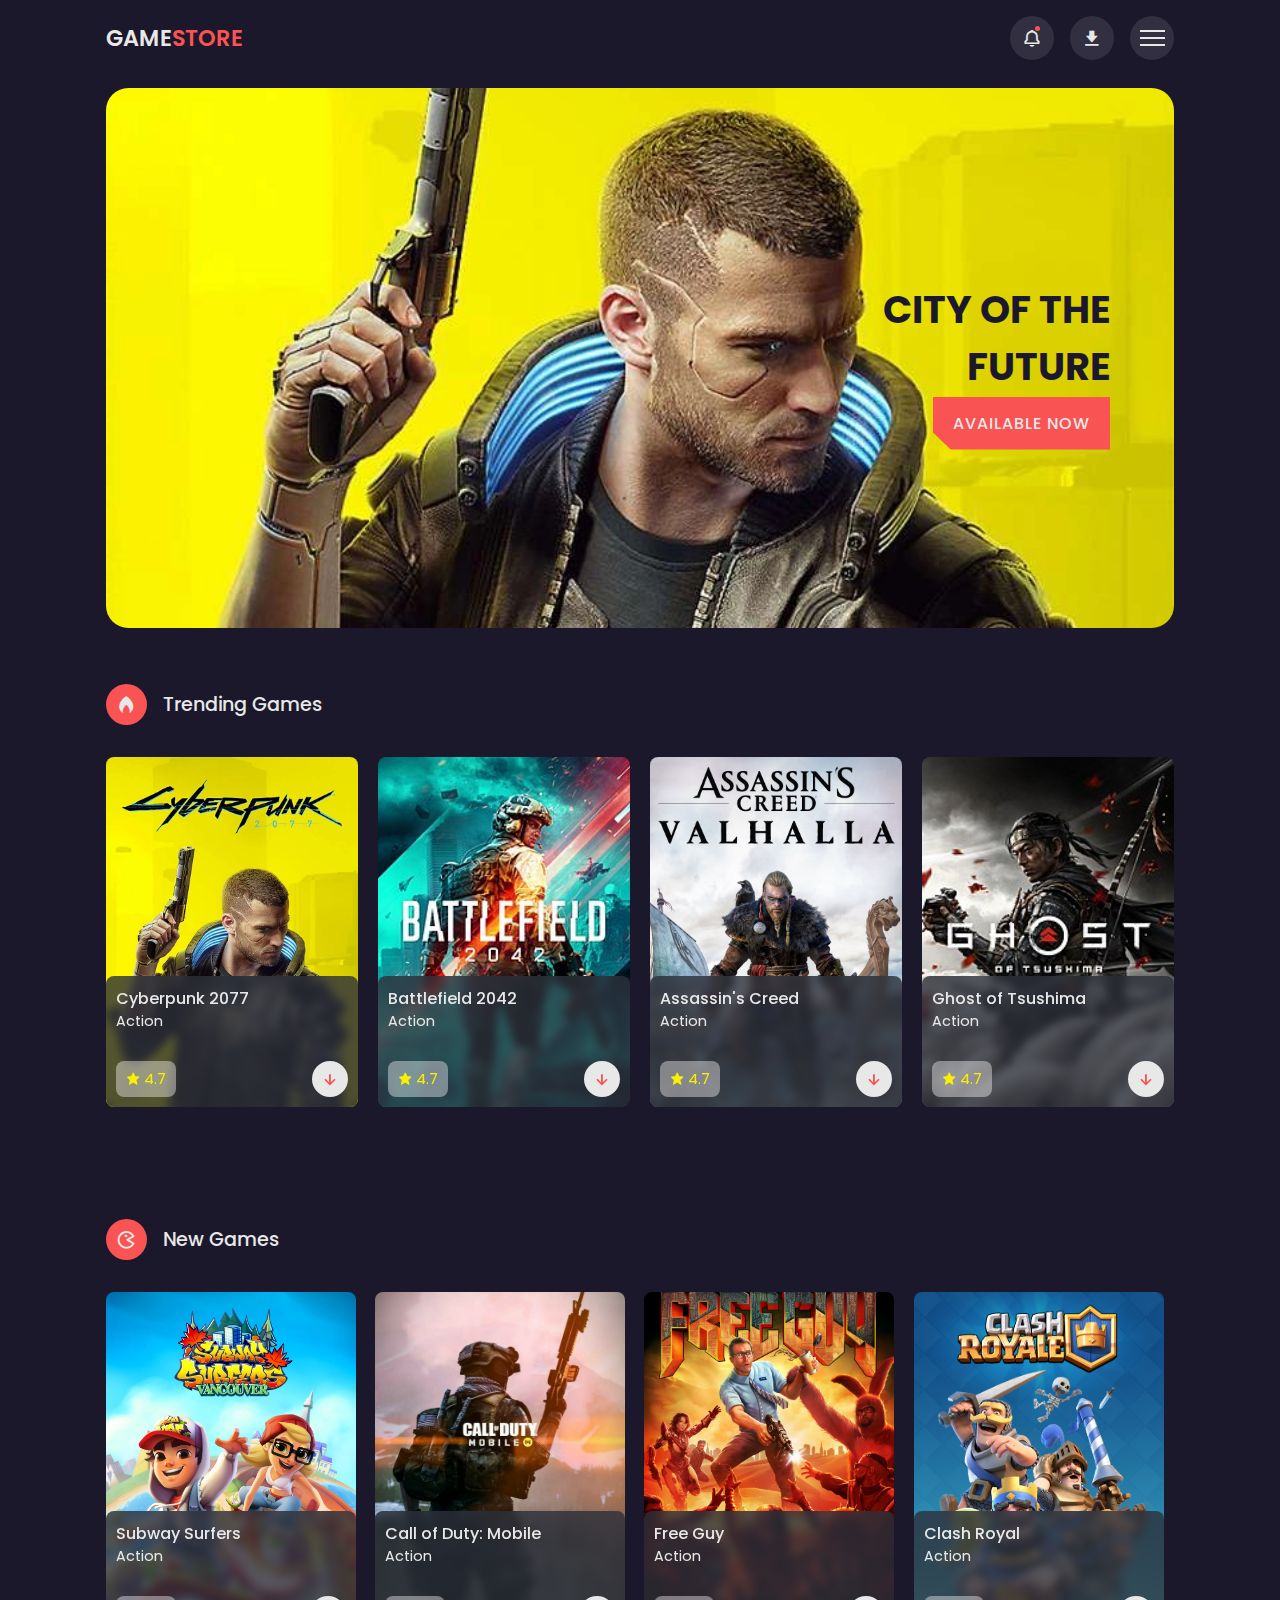
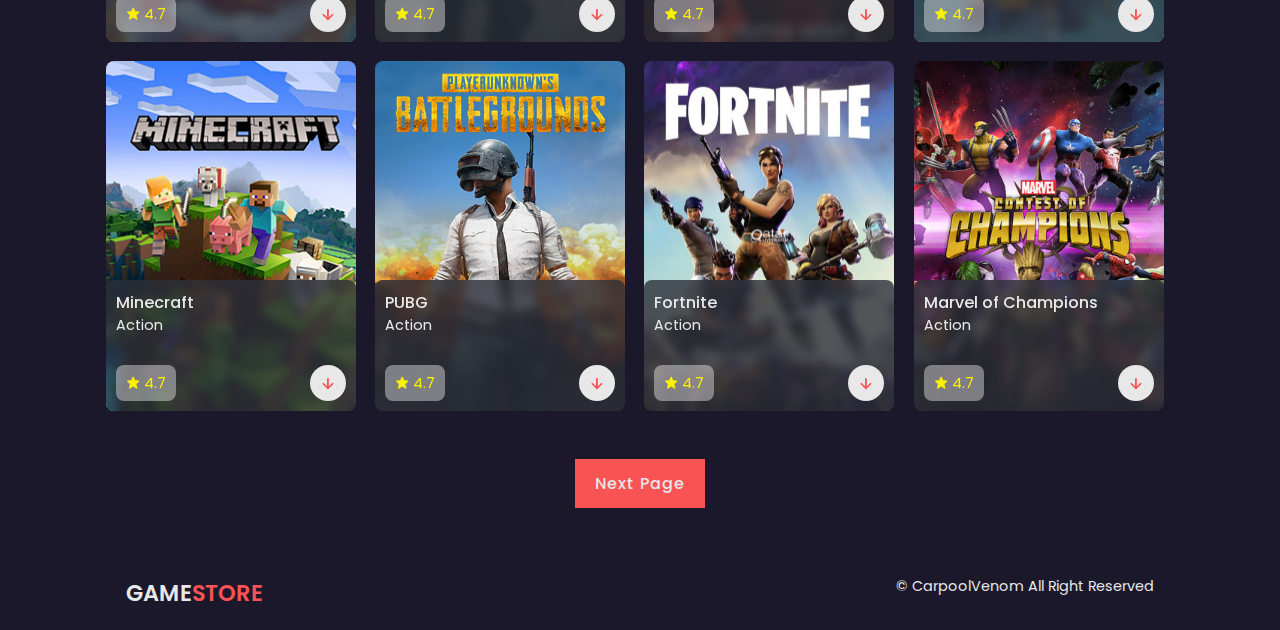
<file: index.html>
<!DOCTYPE html>
<html lang="en">
<head>
    <meta charset="UTF-8">
    <meta http-equiv="X-UA-Compatible" content="IE=edge">
    <meta name="viewport" content="width=device-width, initial-scale=1.0">
    <title>Responsive Games Website</title>
    <link href='https://unpkg.com/boxicons@2.1.4/css/boxicons.min.css' rel='stylesheet'>

    <link rel="shortcut icon" href="images/img/fav.png" type="image/x-icon">

    <link rel="stylesheet" href="images/style.css">
    <!-- Link Swiper CSS File -->
    <link rel="stylesheet" href="images/swiper-bundle.min.css">
</head>
<body>
    <!-- Custom Scroll Bar -->
    <div class="progress">
        <div class="progress-bar" id="scroll-bar">
            
        </div>
    </div>
    <header>
        <!-- nav -->
        <div class="nav container">
            <a href="index.html" class="logo">Game<span>Store</span></a>
            <div class="nav-icons">
                <i class='bx bx-bell bx-tada' id="bell-icon"><span></span></i>
                <i class='bx bxs-download' ></i>
                <div class="menu-icon">
                    <div class="line1"></div>
                    <div class="line2"></div>
                    <div class="line3"></div>
                </div>
            </div>
            <!-- menu -->
            <div class="menu">
                <img src="images/img/menu.png" alt="">
                <div class="navbar">
                    <li><a href="index.html">Home</a></li>
                    <li><a href="#trending">Trending</a></li>
                    <li><a href="#new">New Games</a></li>
                    <li><a href="#action">Action</a></li>
                    <li><a href="#contuct">Contuct Us</a></li>
                </div>
            </div>
            <div class="notification">
                <div class="notification-box">
                    <i class='bx bxs-check-circle'></i>
                    <p>Congratulation, Your game download successfully.</p>
                </div>
                <div class="notification-box box-color">
                    <i class='bx bxs-x-circle'></i>
                    <p>Could not apply changes.</p>
                </div>
            </div>
        </div>
    </header>
    <!-- Home Section Start -->
    <section class="home container" id="home">
        <img src="images/img/trending1.webp" alt="">
        <div class="home-text">
            <h1>CITY OF THE <br> FUTURE</h1>
            <a href="#" class="btn">Available Now</a>
        </div>
    </section>
    <!-- Home Section End -->

    <!-- Trending Section Start -->
    <section class="trending container" id="trending">
        <div class="heading">
            <i class='bx bxs-flame' ></i>
            <h2>Trending Games</h2>
        </div>
        <!-- Content -->
        <div class="trending-content swiper">
            <div class="swiper-wrapper">
                <!-- Slide 1 -->
                <div class="swiper-slide">
                    <div class="box">
                        <img src="images/img/trending1.webp" alt="">
                        <div class="box-text">
                            <h2>Cyberpunk 2077</h2>
                            <h3>Action</h3>
                            <div class="rating-download">
                                <div class="rating">
                                    <i class='bx bxs-star' ></i>
                                    <span>4.7</span>
                                </div>
                                <a href="#" class="box-btn"><i class='bx bx-down-arrow-alt' ></i></a>
                            </div>
                        </div>
                    </div>
                </div>
                <!-- Slide 2 -->
                <div class="swiper-slide">
                    <div class="box">
                        <img src="images/img/trending2.jpg" alt="">
                        <div class="box-text">
                            <h2>Battlefield 2042</h2>
                            <h3>Action</h3>
                            <div class="rating-download">
                                <div class="rating">
                                    <i class='bx bxs-star' ></i>
                                    <span>4.7</span>
                                </div>
                                <a href="#" class="box-btn"><i class='bx bx-down-arrow-alt' ></i></a>
                            </div>
                        </div>
                    </div>
                </div>
                <!-- Slide 3 -->
                <div class="swiper-slide">
                    <div class="box">
                        <img src="images/img/trending3.jpg" alt="">
                        <div class="box-text">
                            <h2>Assassin's Creed</h2>
                            <h3>Action</h3>
                            <div class="rating-download">
                                <div class="rating">
                                    <i class='bx bxs-star' ></i>
                                    <span>4.7</span>
                                </div>
                                <a href="#" class="box-btn"><i class='bx bx-down-arrow-alt' ></i></a>
                            </div>
                        </div>
                    </div>
                </div>
                <!-- Slide 4 -->
                <div class="swiper-slide">
                    <div class="box">
                        <img src="images/img/trending4.jpg" alt="">
                        <div class="box-text">
                            <h2>Ghost of Tsushima</h2>
                            <h3>Action</h3>
                            <div class="rating-download">
                                <div class="rating">
                                    <i class='bx bxs-star' ></i>
                                    <span>4.7</span>
                                </div>
                                <a href="#" class="box-btn"><i class='bx bx-down-arrow-alt' ></i></a>
                            </div>
                        </div>
                    </div>
                </div>
                <!-- Slide 5 -->
                <div class="swiper-slide">
                    <div class="box">
                        <img src="images/img/trending5.png" alt="">
                        <div class="box-text">
                            <h2>GTA V</h2>
                            <h3>Action</h3>
                            <div class="rating-download">
                                <div class="rating">
                                    <i class='bx bxs-star' ></i>
                                    <span>4.7</span>
                                </div>
                                <a href="#" class="box-btn"><i class='bx bx-down-arrow-alt' ></i></a>
                            </div>
                        </div>
                    </div>
                </div>
                <!-- Slide 6 -->
                <div class="swiper-slide">
                    <div class="box">
                        <img src="images/img/trending6.jpg" alt="">
                        <div class="box-text">
                            <h2>Dying Light 2</h2>
                            <h3>Action</h3>
                            <div class="rating-download">
                                <div class="rating">
                                    <i class='bx bxs-star' ></i>
                                    <span>4.7</span>
                                </div>
                                <a href="#" class="box-btn"><i class='bx bx-down-arrow-alt' ></i></a>
                            </div>
                        </div>
                    </div>
                </div>
                <!-- Slide 7 -->
                <div class="swiper-slide">
                    <div class="box">
                        <img src="images/img/trending7.png" alt="">
                        <div class="box-text">
                            <h2>Halo Infinite</h2>
                            <h3>Action</h3>
                            <div class="rating-download">
                                <div class="rating">
                                    <i class='bx bxs-star' ></i>
                                    <span>4.7</span>
                                </div>
                                <a href="#" class="box-btn"><i class='bx bx-down-arrow-alt' ></i></a>
                            </div>
                        </div>
                    </div>
                </div>
                <!-- Slide 8 -->
                <div class="swiper-slide">
                    <div class="box">
                        <img src="images/img/trending8.png" alt="">
                        <div class="box-text">
                            <h2>Resident Evil Vilaage</h2>
                            <h3>Action</h3>
                            <div class="rating-download">
                                <div class="rating">
                                    <i class='bx bxs-star' ></i>
                                    <span>4.7</span>
                                </div>
                                <a href="#" class="box-btn"><i class='bx bx-down-arrow-alt' ></i></a>
                            </div>
                        </div>
                    </div>
                </div>
                

            </div>
        </div>
    </section>
    <!-- Trending Section End -->

    <!-- New Section Start -->
    <section class="new container" id="new">
        <div class="heading">
            <i class='bx bx-game' ></i>
            <h2>New Games</h2>
        </div>
        <!-- content -->
        <div class="new-content">
            <!-- Box 1 -->
            <div class="box">
                <img src="images/img/new1.jpg" alt="">
                <div class="box-text">
                    <h2>Subway Surfers</h2>
                    <h3>Action</h3>
                    <div class="rating-download">
                        <div class="rating">
                            <i class='bx bxs-star' ></i>
                            <span>4.7</span>
                        </div>
                        <a href="download.html" class="box-btn"><i class='bx bx-down-arrow-alt' ></i></a>
                    </div>
                </div>
            </div>
            <!-- Box 2 -->
            <div class="box">
                <img src="images/img/new2.jpg" alt="">
                <div class="box-text">
                    <h2>Call of Duty: Mobile</h2>
                    <h3>Action</h3>
                    <div class="rating-download">
                        <div class="rating">
                            <i class='bx bxs-star' ></i>
                            <span>4.7</span>
                        </div>
                        <a href="#" class="box-btn"><i class='bx bx-down-arrow-alt' ></i></a>
                    </div>
                </div>
            </div>
            <!-- Box 3 -->
            <div class="box">
                <img src="images/img/new3.jpg" alt="">
                <div class="box-text">
                    <h2>Free Guy</h2>
                    <h3>Action</h3>
                    <div class="rating-download">
                        <div class="rating">
                            <i class='bx bxs-star' ></i>
                            <span>4.7</span>
                        </div>
                        <a href="#" class="box-btn"><i class='bx bx-down-arrow-alt' ></i></a>
                    </div>
                </div>
            </div>
            <!-- Box 4 -->
            <div class="box">
                <img src="images/img/new4.jpg" alt="">
                <div class="box-text">
                    <h2>Clash Royal</h2>
                    <h3>Action</h3>
                    <div class="rating-download">
                        <div class="rating">
                            <i class='bx bxs-star' ></i>
                            <span>4.7</span>
                        </div>
                        <a href="#" class="box-btn"><i class='bx bx-down-arrow-alt' ></i></a>
                    </div>
                </div>
            </div>
            <!-- Box 5 -->
            <div class="box">
                <img src="images/img/new5.png" alt="">
                <div class="box-text">
                    <h2>Minecraft</h2>
                    <h3>Action</h3>
                    <div class="rating-download">
                        <div class="rating">
                            <i class='bx bxs-star' ></i>
                            <span>4.7</span>
                        </div>
                        <a href="#" class="box-btn"><i class='bx bx-down-arrow-alt' ></i></a>
                    </div>
                </div>
            </div>
            <!-- Box 6 -->
            <div class="box">
                <img src="images/img/new6.png" alt="">
                <div class="box-text">
                    <h2>PUBG</h2>
                    <h3>Action</h3>
                    <div class="rating-download">
                        <div class="rating">
                            <i class='bx bxs-star' ></i>
                            <span>4.7</span>
                        </div>
                        <a href="#" class="box-btn"><i class='bx bx-down-arrow-alt' ></i></a>
                    </div>
                </div>
            </div>
            <!-- Box 7 -->
            <div class="box">
                <img src="images/img/new7.png" alt="">
                <div class="box-text">
                    <h2>Fortnite</h2>
                    <h3>Action</h3>
                    <div class="rating-download">
                        <div class="rating">
                            <i class='bx bxs-star' ></i>
                            <span>4.7</span>
                        </div>
                        <a href="#" class="box-btn"><i class='bx bx-down-arrow-alt' ></i></a>
                    </div>
                </div>
            </div>
            <!-- Box 8 -->
            <div class="box">
                <img src="images/img/new8.jpg" alt="">
                <div class="box-text">
                    <h2>Marvel of Champions</h2>
                    <h3>Action</h3>
                    <div class="rating-download">
                        <div class="rating">
                            <i class='bx bxs-star' ></i>
                            <span>4.7</span>
                        </div>
                        <a href="#" class="box-btn"><i class='bx bx-down-arrow-alt' ></i></a>
                    </div>
                </div>
            </div>
        </div>
        <div class="next-page">
            <a href="#">Next Page</a>
        </div>
    </section>
    <!-- New Section End -->

    <!-- Copyright -->
    <div class="copyright container">
        <a href="#" class="logo">Game<span>Store</span></a>
        <p>&#169; CarpoolVenom All Right Reserved</p>
    </div>








<!-- Link Swiper File -->
<script src="images/swiper-bundle.min.js"></script>

<script src="images/main.js"></script>
</body>
</html>
</file>
<file: images/style.css>
/* Google Fonts  */
@import url('https://fonts.googleapis.com/css2?family=Poppins:wght@400;500;600;700&family=Quicksand:wght@300&display=swap');
*{
    font-family: 'Poppins', sans-serif;
    margin: 0;
    padding: 0;
    scroll-behavior: smooth;
    box-sizing: border-box;
    list-style: none;
    text-decoration: none;
    scroll-padding-top: 2rem;
}

:root {
    --main-color: #fa5353;
    /* --main-color: #0d81ec; */
    --dark-color: #1b182b;
    --light-color: #322f40;
    --text-color: hsl(0,0%,91%);
}
::selection{
    color: var(--text-color);
    background: var(--main-color);
}
section{
    padding: 4rem 0 3rem;
}
img{
    width: 100%;
}
body{
    color: var(--text-color);
    background-color: var(--dark-color);
}
.container{
    max-width: 1068px;
    margin: auto;
    width: 100%;
}
header{
    position: fixed;
    top: 0;
    left: 0;
    width: 100%;
    background: var(--dark-color);
    z-index: 100;
}
/* nav  */
.nav{
    display: flex;
    align-items: center;
    justify-content: center;
    padding: 16px 0;
}
.logo{
    font-size: 1.4rem;
    font-weight: 600;
    color: var(--text-color);
    text-transform: uppercase;
    margin: 0 auto 0 0;
}
.logo span{
    color: var(--main-color);
}
/* nav icons */
.nav-icons{
    display: flex;
    align-items: center;
    column-gap: 1rem;
}
.nav-icons .bx{
    font-size: 20px;
    height: 44px;
    width: 44px;
    display: grid;
    place-items: center;
    color: var(--text-color);
    background-color: var(--light-color);
    border-radius: 50%;
    cursor: pointer;
}
#bell-icon{
    position: relative;
}
#bell-icon span{
    content: '';
    width: 5px;
    height: 5px;
    border-radius: 50%;
    background: var(--main-color);
    position: absolute;
    top: 10px;
    right: 14px;
}
/* Menu Icon */
.menu-icon{
    display: flex;
    flex-direction: column;
    align-items: center;
    justify-content: center;
    row-gap: 5px;
    height: 44px;
    width: 44px;
    border-radius: 50%;
    background: var(--light-color);
    cursor: pointer;
    z-index: 200;
    transition: 0.3s;
}
.menu-icon div{
    display: block;
    background: var(--text-color);
    height: 2px;
    width: 25px;
    transition: 0.3s;
}
.move .line1{
    transform: rotate(-45deg) translate(-5px, 5px);
}
.move .line2{
    opacity: 0;
}
.move .line3{
    transform: rotate(45deg) translate(-5px, -5px);
}
.menu{
    position: fixed;
    left: 0;
    top: 0;
    width: 100%;
    height: 100vh;
    background: rgba(0, 0, 14, 0.9);
    z-index: 106;
    display: flex;
    align-items: center;
    justify-content: space-between;
    transition: 0.5s;
    clip-path: circle(0% at 100% 0%);
}
.menu.active{
    clip-path: circle(144% at 100% 0%);
}
.menu img{
    width: 700px;
}
.navbar{
    display: grid;
    row-gap: 1rem;
    text-align: right;
    padding-right: 2rem;
}
.navbar a{
    font-size: 1.6rem;
    color: var(--text-color);
    font-weight: 500;
    transition: 0.2s;
}
.navbar a:hover{
    border-bottom: 4px solid var(--main-color);
    font-size: 1.8rem;
}
/* notification */
.notification{
    position: absolute;
    top: 110%;
    right: 5rem;
    background: var(--light-color);
    width: 300px;
    height: 350px;
    border-radius: 0.5rem;
    padding: 10px;
    flex-direction: column;
    row-gap: 1rem;
    clip-path: circle(0% at 100% 0%);
}
.notification.active{
    clip-path: circle(144% at 100% 0%);
    transition: 0.3s;
}
.notification-box{
    display: flex;
    align-items: baseline;
    column-gap: 1rem;
    border-radius: 0.5rem;
    background: var(--dark-color);
    padding: 10px;
}
.notification-box .bx{
    color: #faf102;
}
.box-color{
    background: hsl(0, 0%, 100%, 0.4);
}
.box-color .bx{
    color: var(--main-color);
}
.home{
    position: relative;
    min-height: 540px;
    display: flex;
    align-items: center;
    justify-content: flex-end;
    margin-top: 5rem;
}
.home img{
    position: absolute;
    width: 100%;
    height: 100%;
    object-fit: cover;
    border-radius: 1.4rem;
    z-index: -1;
}
.home-text{
    padding-right: 4rem;
    text-align: right;
}
.home-text h1{
    font-size: 2.4rem;
    text-transform: uppercase;
    color: var(--dark-color);
    margin-bottom: 1rem;
}
.btn{
    background: var(--main-color);
    padding: 15px 20px;
    color: var(--text-color);
    text-transform: uppercase;
    font-size: 1rem;
    letter-spacing: 1px;
    font-weight: 500;
    clip-path: polygon(0 0, 100% 0%, 100% 100%, 10% 100%, 0% 68%);
}
.btn:hover{
    background: var(--light-color);
    transition: 0.3s all linear;
}
/* heading */
.heading{
    display: flex;
    align-items: center;
    column-gap: 1rem;
    margin-bottom: 2rem;
}
.heading .bx{
    font-size: 21px;
    color: var(--text-color);
    background: var(--main-color);
    padding: 10px;
    border-radius: 5rem;
}
.heading h2{
    font-size: 1.2rem;
    font-weight: 500;
}
.box{
    position: relative;
    width: 100%;
    height: 350px;
    border-radius: 0.5rem;
}
.box img{
    width: 100%;
    height: 100%;
    object-fit: cover;
    border-radius: 0.5rem;
}
.box .box-text{
    position: absolute;
    right: 0;
    left: 0;
    bottom: 0;
    padding: 10px;
    background: hsl(227, 14%, 20%, 0.8);
    backdrop-filter: blur(4px);
    border-radius: 0.5rem;
}
.box .box-text h2{
    font-size: 1rem;
    font-weight: 500;
}
.box .box-text h3{
    font-size: 0.9rem;
    font-weight: 400;
    margin-bottom: 1.8rem;
}
.rating-download{
    display: flex;
    justify-content: space-between;
}
.rating{
    display: flex;
    align-items: center;
    column-gap: 4px;
    background: hsl(0, 0%, 100%, 0.4);
    padding: 4px 10px;
    border-radius: 0.5rem;
}
.rating .bx{
    color: #faf102;
    font-size: 0.9rem;
}
.rating span{
    color: #faf102;
    font-size: 0.9rem;
}
.box-btn .bx{
    padding: 8px;
    background: var(--text-color);
    border-radius: 5rem;
    color: var(--main-color);
    font-weight: 400;
    font-size: 20px;
}
.box-btn .bx:hover{
    background: var(--dark-color);
    transition: 0.4s;
}
.new-content{
    display: grid;
    grid-template-columns: repeat(auto-fit, minmax(240px, 250px));
    gap: 1.2rem;
}
.next-page{
    display: flex;
    justify-content: center;
    align-items: center;
    margin-top: 3rem;
}
.next-page a{
    background: var(--main-color);
    padding: 12px 20px;
    color: var(--text-color);
    letter-spacing: 1px;
    font-weight: 500;
}
.next-page a:hover{
    background: var(--light-color);
    transition: 0.3s all linear;
}
.copyright{
    display: flex;
    justify-content: space-between;
    padding: 20px;
}
.copyright p{
    font-size: 0.9rem;
    color: var(--text-color);
}
/* Download Page CSS */
.video-container video{
    width: 100%;
    aspect-ratio: 16/9;
}
.video-container{
    margin-top: 5rem;
}
.about{
    margin-top: 2rem;
}
.about h2{
    display: inline-flex;
    font-size: 1.4rem;
    font-weight: 500;
    border-bottom: 4px solid var(--main-color);
}
.about p{
    font-size: 0.938rem;
    margin-top: 1rem;
    text-align: justify;
}
.screenshots h2{
    display: inline-flex;
    font-size: 1.4rem;
    font-weight: 500;
    border-bottom: 4px solid var(--main-color);
    margin: 1.6rem 0;
}
.screenshots-content{
    display: grid;
    grid-template-columns: repeat(auto-fit, minmax(250px, auto));
    gap: 10px;
    justify-content: center;
    max-width: 800px;
    margin: auto;
    width: 100%;
}
.screenshots-content img{
    width: 100%;
    height: 440px;
    object-fit: cover;
}
.download{
    max-width: 800px;
    margin: auto;
    width: 100%;
    display: grid;
    justify-content: center;
    margin-top: 2rem;
}
.download h2{
    text-align: center;
    font-size: 1.4rem;
    font-weight: 500;
    margin: 1.6rem 0;
}
.download-links{
    display: grid;
    grid-template-columns: repeat(3, 1fr);
    gap: 10px;
    margin-bottom: 2rem;
}
.download-links a{
    text-align: center;
    background: var(--main-color);
    padding: 12px 20px;
    color: var(--text-color);
    letter-spacing: 1px;
    font-weight: 500;
}
.download-links a:hover{
    background: var(--light-color);
    transition: 0.3s all linear;
}
/* Display Clock For Deafult Scroll Bar */
html::-webkit-scrollbar{
    display: none;
}
.progress{
    position: fixed;
    top: 0;
    left: 0;
    width: 100%;
    height: 4px;
    z-index: 300;
}
.progress-bar{
    height: 4px;
    background: var(--main-color);
    width: 0%;
}
/* Responsive */
@media (max-width:1080px){
    .container{
        margin: 0 auto;
        width: 90%;
    }
    .nav{
        padding: 10px 0;
    }
    .notification{
        right: 4rem;
    }
    .menu img{
        width: 500px;
    }
    section{
        padding: 3rem 0 2rem;
    }
    .home{
        margin-top: 4rem !important;
        min-height: 440px;
    }
    .home img{
        border-radius: 1rem;
    }
    .new-content{
        grid-template-columns: repeat(auto-fit, minmax(200px, auto));
    }
    .video-container{
        margin-top: 5rem !important;
    }
}
/* medium */
@media (max-width:774px){
    .notification{
        right: 1rem;
    }
    .menu img{
        width: 400px;
    }
    .home{
        min-height: 300px;
    }
    .home-text h1{
        font-size: 2rem;
    }
    .btn{
        padding: 12px 17px;
    }
    .screenshots-content{
        grid-template-columns: repeat(auto-fit, minmax(250px, 300px));
    }
}
@media (max-width:560px){
    .menu img{
        display: none;
    }
    .menu{
        justify-content: flex-end;
    }
    .nav{
        padding: 8px 0;
    }
    .nav-icons .bx,
    .menu-icon{
        height: 40px;
        width: 40px;
    }
    .home{
        min-height: 240px;
    }
    .home-text{
        padding-right: 1rem;
    }
    p{
        font-size: 0.875rem;
    }
    .download-links{
        grid-template-columns: 1fr;
    }
}
/* small */
@media (max-width:360px){
    .logo{
        font-size: 1.2rem;
    }
    .navbar a{
        font-size: 1.3rem;
    }
    .navbar a:hover{
        font-size: 1.4rem;
    }
    .notification{
        width: 270px;
    }
    .home{
        min-height: 214px;
    }
    .home-text h1{
        font-size: 1.4rem;
    }
    .heading .bx{
        padding: 8px;
    }
    .heading h2{
        font-size: 1.1rem;
    }
    .box{
        height: 420px;
    }
    .copyright{
        flex-direction: column;
        align-items: center;
        row-gap: 1rem;
    }
    .copyright .logo{
        margin: 0;
    }
    .about h2,
    .screenshots h2 .download h2{
        font-size: 1.2rem;
    }
}
</file>
